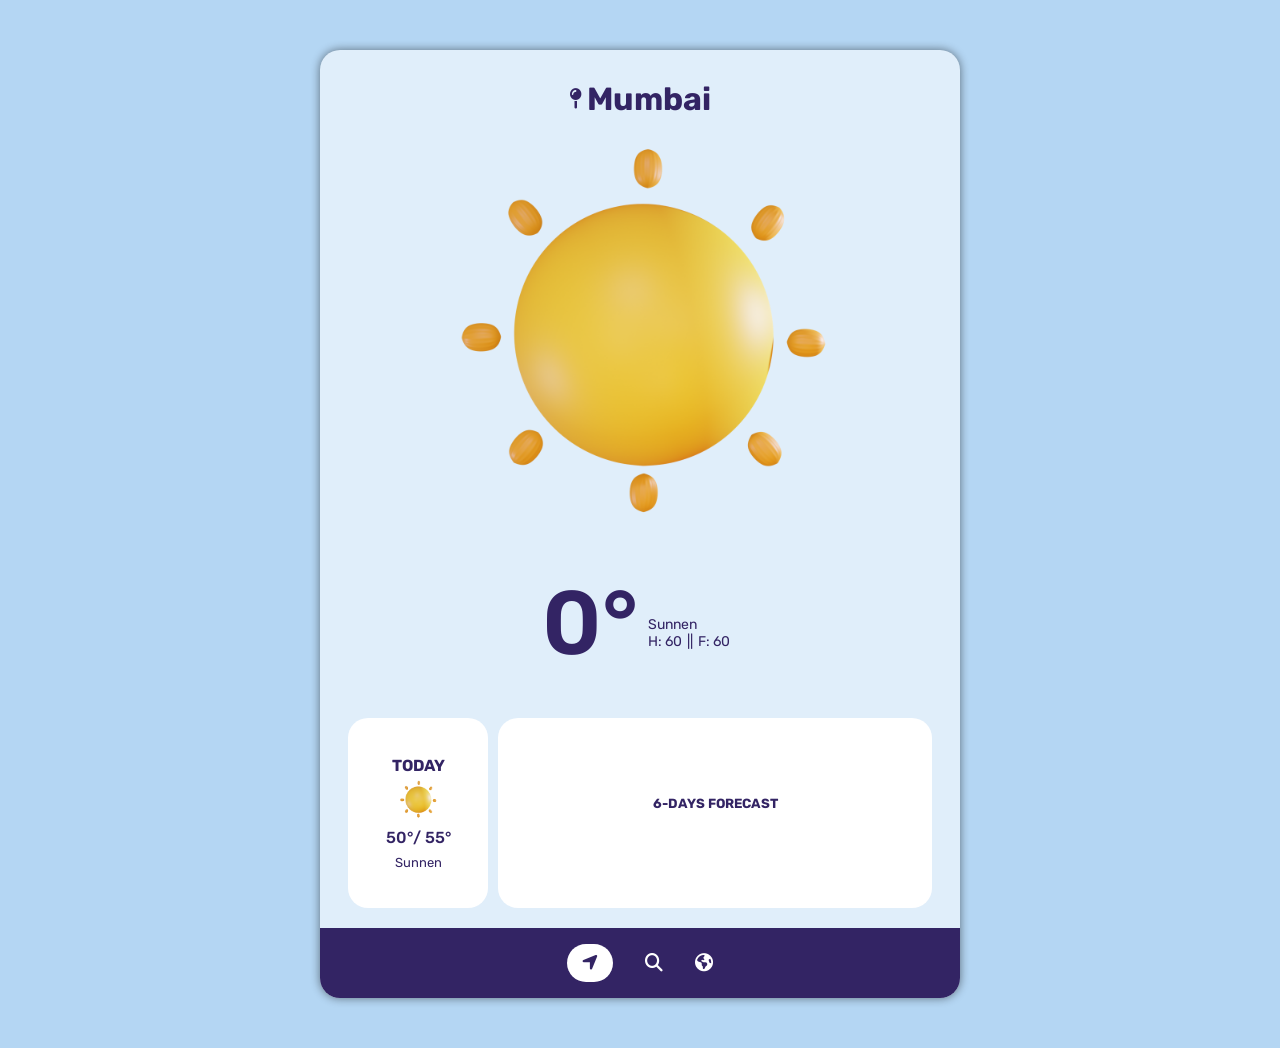
<file: index.html>
<!DOCTYPE html>
<html lang="en">
  <head>
    <meta charset="UTF-8" />
    <meta name="viewport" content="width=device-width, initial-scale=1.0" />
    <!-- links -->
    <link rel="icon" type="png" href="img/icon.png" />
    <link
      rel="stylesheet"
      href="https://cdnjs.cloudflare.com/ajax/libs/font-awesome/6.4.0/css/all.min.css"
    />
    <link rel="stylesheet" href="css/style.css" />
    <!-- Title -->
    <title>Weather App</title>
  </head>

  <body>
    <!-- main section -->
    <div id="screen">
      <!-- city name -->
      <div class="city-name">
          <i class="fa-solid fa-map-pin"></i>
          <h1 id="city-name">Mumbai</h1>
        </div>
        <!-- weather icon -->
        <div class="weather-icon-css">
          <img class="weather-icon" src="img/sun.png" />
        </div>
        <!-- weather details -->
        <div class="weather-description">
          <div class="show-metric" id="metric">0°</div>
          <div class="weather-details">
            <div class="weather-main" id="weather-main">Sunnen</div>
            <div class="h-f">
              <div class="show-humidity">H: <span id="humidity">60</span></div>
              ||
              <div class="show-humidity">
                F: <span id="feels-like">60</span>
              </div>
            </div>
          </div>
        </div>
        <!-- Today-forecast -->
        <div class="forcasts-box">
          <div class="today-forecast">
            <h4>TODAY</h4>
            <div class="weather-icon-today">
              <img class="weather-icons" src="img/sun.png" />
            </div>
            <div class="temp-today">
              <span id="temp-min-today">50°</span><span>/ </span
              ><span id="temp-max-today">55°</span>
            </div>
            <div class="weather-main-today" id="weather-main">Sunnen</div>
          </div>

          <!-- 5day Forecast -->
          <div class="future-forecast">
            <h5>6-DAYS FORECAST</h5>
            <div id="future-forecast-box"></div>
          </div>
        </div>
        <!-- nav section -->
        <nav>
          <ul>
            <li>
              <a class="active" href="index.html"
                ><i class="fa-solid fa-location-arrow"></i
              ></a>
            </li>
            <li>
              <a href="search.html"
                ><i class="fa-solid fa-magnifying-glass"></i
              ></a>
            </li>
            <li>
              <a href="world.html"><i class="fa-solid fa-earth-americas"></i></a>
            </li>
          </ul>
        </nav>
      </div>
      <!-- script -->
    <script src="js/main.js"></script>
  </body>
  </html>
</file>
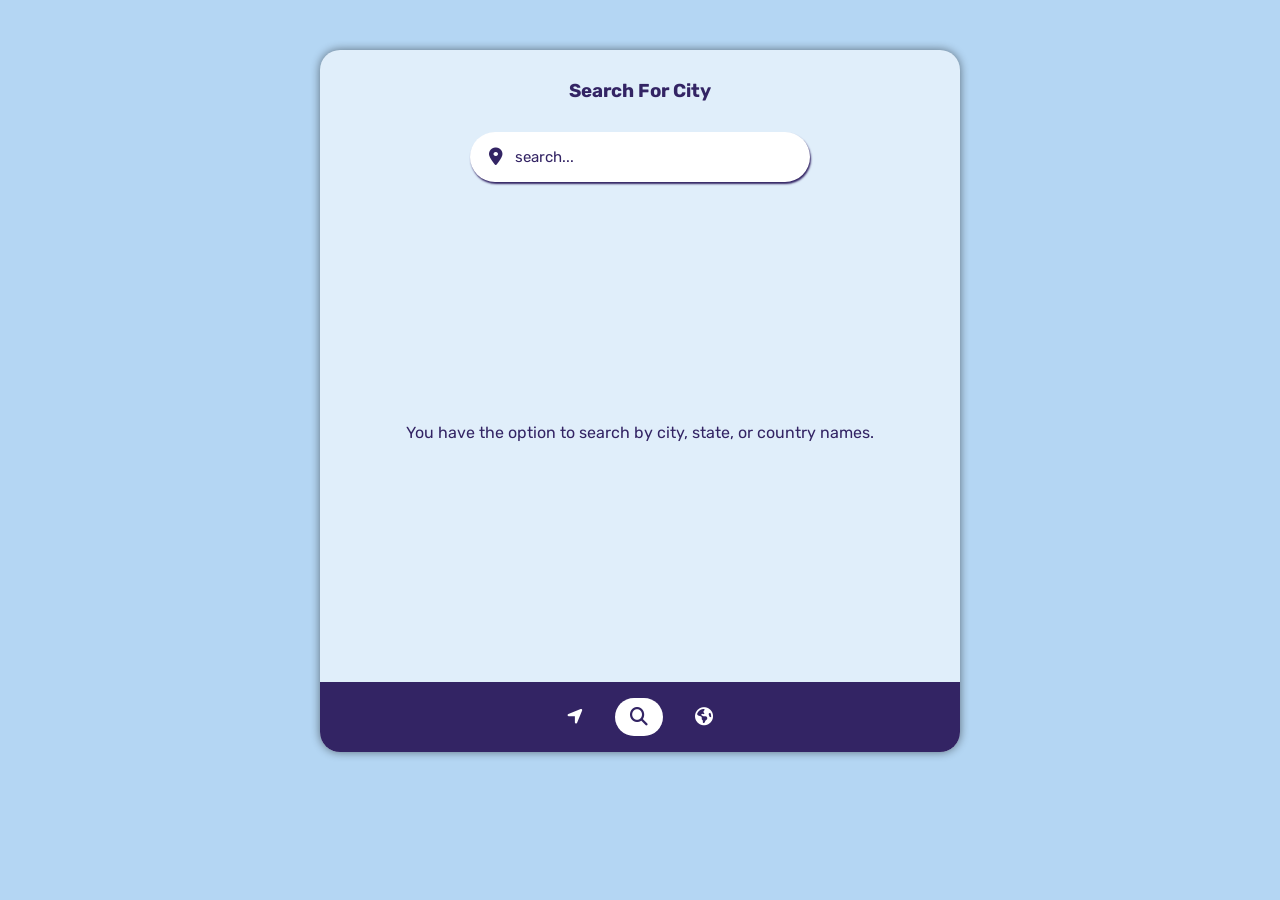
<file: search.html>
<!DOCTYPE html>
<html lang="en">

<head>
  <meta charset="UTF-8">
  <meta name="viewport" content="width=device-width, initial-scale=1.0">
  <!-- links -->
  <link rel="icon" type="png" href="img/icon.png" />
  <link rel="stylesheet" href="https://cdnjs.cloudflare.com/ajax/libs/font-awesome/6.4.0/css/all.min.css" />
  <link rel="stylesheet" href="css/search.css" />
  <!-- Title -->
  <title>Document</title>
</head>

<body>
  <div id="screen">
    <!-- main section -->
    <h3>Search For City</h3>
    <!-- search -->
    <div class="search">
      <div class="search-icon"><i class="fa-solid fa-location-dot"></i></div>
      <input class="searchinput" type="text" placeholder="search...">
    </div>
    <!-- message -->
    <div class="message">
      <p>You have the option to search by city, state, or country names.</p>
    </div>
    <!-- error message -->
    <div class="error-message">
      <p>One of the specified locations (city, state, or country) was not found. Please try again</p>
    </div>
    <!-- weather -->
    <div class="return">
      <div class="box">
        <div class="weather-box">
          <div class="name">
            <div class="city-name">Landon</div>
            <div class="weather-temp">20°</div>
          </div>
          <div class="weather-icon"><img class="weather-img" src="img/haze.png" alt=""></div>
        </div>
        <!-- 1 -->
        <div class="weather-desc">
          <div class="desc-box">
            <div class="desc-icon"><i class="fa-solid fa-wind"></i></div>
            <div class="desc-name">Wind</div>
            <div class="desc-info wind">15 m/s</div>
          </div>

          <div class="desc-box">
            <div class="desc-icon"><i class="fa-solid fa-temperature-full"></i></div>
            <div class="desc-name">Pressure</div>
            <div class="desc-info pressure">15 mbar</div>
          </div>

          <div class="desc-box">
            <div class="desc-icon"><i class="fa-solid fa-droplet"></i></div>
            <div class="desc-name">Humidity</div>
            <div class="desc-info humidity">50%</div>
          </div>
        </div>
        <!-- 2 -->
        <div class="weather-desc">
          <div class="desc-box">
            <div class="desc-icon"><i class="fa-solid fa-sun"></i></div>
            <div class="desc-name">Sun Rise</div>
            <div class="desc-info sunrise">12:00:00</div>
          </div>

          <div class="desc-box">
            <div class="desc-icon"><i class="fa-solid fa-cloud-sun"></i></div>
            <div class="desc-name">Sun Set</div>
            <div class="desc-info sunset">12:00:00</div>
          </div>

        </div>
      </div>
    </div>
    <!-- nav section -->
    <nav>
      <ul>
        <li><a href="index.html"><i class="fa-solid fa-location-arrow"></i></a></li>
        <li><a class="active" href="search.html"><i class="fa-solid fa-magnifying-glass"></i></a></li>
        <li><a href="world.html"><i class="fa-solid fa-earth-americas"></i></a></li>
      </ul>
    </nav>
  </div>
  <!-- main.js -->
  <script src="js/search.js"></script>
</body>

</html>
</file>
<file: css/style.css>
@import url("https://fonts.googleapis.com/css2?family=Rubik:ital,wght@0,300..900;1,300..900&display=swap");
* {
  padding: 0;
  margin: 0;
  box-sizing: border-box;
  list-style: none;
  font-family: "Rubik", sans-serif;
}
:root {
  --font-color-main: #332464;
  --white-color: #fff;
}
body {
  background-color: #B4D6F3;
}

#screen {
  background-color: #E0EEFA;
  width: 100%;
  height: 100%;
}
nav {
  width: 100%;
  display: flex;
  justify-content: center;
  align-items: center;
  height: 70px;
  background-color: var(--font-color-main);
}
nav ul {
  display: flex;
  gap: 2pc;
}
nav ul li a {
  color: var(--white-color);
  font-size: 18px;
}
.active {
  background-color: var(--white-color);
  color: var(--font-color-main);
  border-radius: 100px;
  padding: 8px 15px;
}
/*  */
.city-name {
  color: var(--font-color-main);
  display: flex;
  justify-content: center;
  align-items: center;
  padding-top: 30px;
  gap: 5px;
}
.city-name i {
  font-size: 20px;
}
.weather-icon-css {
  display: flex;
  justify-content: center;
  align-items: center;
  width: 100%;
  height: 350px;
  margin-top: 10px;
}

.weather-icon-css img {
  width: 80%;
  animation: float 3s ease-in-out infinite;
}

@keyframes float {
  0%, 100% { transform: translateY(0); }
  50% { transform: translateY(-10px); }
}
.weather-description {
  height: 150px;
  margin-top: 20px;
  display: flex;
  align-items: center;
  color: var(--font-color-main);
}
.show-metric {
  padding-left: 30px;
  font-size: 90px;
  font-weight: 550;
}
.weather-details {
  font-size: 14px;
  margin: 50px 20px 30px 10px;
  width: 100px;
  display: flex;
  flex-direction: column;
}
.weather-details .h-f {
  display: flex;
  gap: 5px;
}
.forcasts-box {
  display: flex;
  justify-content: center;
  align-items: center;
  padding: 20px 10px;
  color: var(--font-color-main);
}
.today-forecast {
  width: 110px;
  height: 190px;
  border-radius: 20px;
  display: flex;
  gap: 5px;
  flex-direction: column;
  justify-content: center;
  align-items: center;
  background-color: var(--white-color);
}
.weather-icon-today img {
  width: 40px;
}
.temp-today {
  font-weight: 500;
}
.weather-main-today {
  padding: 3px 0 0 0;
  font-size: 13px;
  text-align: center;
}
.future-forecast {
  width: 70%;
  height: 190px;
  display: flex;
  justify-content: center;
  align-items: center;
  flex-direction: column;
  margin-left: 10px;
  border-radius: 20px;
  background-color: var(--white-color);
}
#future-forecast-box {
  display: grid;
  grid-auto-flow: column;
  overflow-y: auto;
  gap: 10px;
  width: 95%;
  padding: 10px 12px;
  overscroll-behavior-x: contain;
}
.weather-forecast-box {
  width: 70px;
  height: 110px;
  border-radius: 15px;
  display: flex;
  text-align: center;
  flex-direction: column;
  justify-content: center;
  align-items: center;
  gap: 2px;
  flex-shrink: 0;
  align-items: center;
  border: 1px solid var(--font-color-main);
  transition: all 0.3s ease-in-out;
}
.weather-forecast-box:hover {
  transform: translateY(-5px);
}
.day-weather {
  font-size: 15px;
}
.weather-icon-forecast img {
  width: 30px;
}
.temp-weather {
  font-size: 12px;
}
.weather-main-forecast {
  font-size: 12px;
}

@media screen and (min-width: 430px) {
  #screen {
    max-width: 50%;
    min-width: 450px;
    height: 100%;
    margin: 50px auto;
    border-radius: 20px;
    box-shadow: 0 0 10px rgba(0, 0, 0, 0.494);
  }
  nav{
    border-radius: 0 0 20px 20px;
  }
  .city-name{
    margin-top: 20px;
  }
  .weather-icon-css {
    width: 100%;
    height: 350px;
    margin-top: 40px;
  }
  .weather-icon-css img {
    width: 25rem;
  }
  .weather-description {
   display: flex;
    align-items: center;
    justify-content: center;
    margin-top: 40px;
  }
  .today-forecast{
    width: 140px;
  }
  .forcasts-box{
    justify-content: center;
    align-items: center;
  }
  .future-forecast{
    display: flex;
    justify-content: center;
    align-items: center;
    flex-direction: column;
  }
  .future-forecast {
    width: 60%;
    min-width: 70%;
  }
  .weather-forecast-box{
    width: 100px;
    min-width: 80px;
    height: 120px;
    border-radius: 20px;
    gap: 2px;
    border: 1px solid var(--font-color-main);
  }
}
</file>
<file: css/search.css>
@import url("https://fonts.googleapis.com/css2?family=Rubik:ital,wght@0,300..900;1,300..900&display=swap");
* {
  padding: 0;
  margin: 0;
  box-sizing: border-box;
  list-style: none;
  font-family: "Rubik", sans-serif;
}
:root {
  --font-color-main: #332464;
  --white-color: #fff;
}
body {
  background-color: #B4D6F3;
}

#screen {
  background-color: #E0EEFA;
  width: 100%;
  height: 100vh;
  position: relative; 
}
nav {
  position: fixed;
  bottom: 0;
  left: 50%;
  transform: translateX(-50%);
  width: 100%;
  display: flex;
  justify-content: center;
  align-items: center;
  height: 70px;
  background-color: var(--font-color-main);
  z-index: 100;
}
nav ul {
  display: flex;
  gap: 2pc;
}
nav ul li a {
  color: var(--white-color);
  font-size: 18px;
}
.active {
  background-color: var(--white-color);
  color: var(--font-color-main);
  border-radius: 100px;
  padding: 8px 15px;
}
/*  */
h3 {
  color: var(--font-color-main);
  text-align: center;
  padding: 30px 0;
}
.search {
  width: 340px;
  height: 50px;
  margin-left: auto;
  margin-right: auto;
  border-radius: 40px;
  display: flex;
  justify-content: center;
  align-items: center;
  box-shadow: 1px 2px 2px var(--font-color-main);
  background-color: var(--white-color);
}
.search-icon {
  width: 18px;
  height: 50px;
  display: flex;
  border-radius: 20px;
  justify-content: center;
  align-items: center;
}
.search-icon i {
  font-size: 18px;
  color: var(--font-color-main);
}
.search input {
  width: 85%;
  padding: 10px;
  font-size: 15px;
  color: var(--font-color-main);
  border: none;
  outline: none;
}
.search input::placeholder {
  color: var(--font-color-main);
}
/*  */
.error-message {
  display: none;
}
.error-message p {
  width: 100%;
  height: 500px;
  display: flex;
  justify-content: center;
  align-items: center;
  color: var(--font-color-main);
  text-align: center;
  padding: 40px;
}
/*  */
.message {
  display: block;
}
.message p {
  width: 100%;
  height: 500px;
  display: flex;
  justify-content: center;
  align-items: center;
  color: var(--font-color-main);
  text-align: center;
  padding: 50px;
}
/*  */
.return {
  display: none;
}
.box {
  max-width: 400px;
  height: auto;
  display: grid;
  place-content: center;
  margin: 50px auto;
}
.weather-box {
  height: 200px;
  max-width: 350px;
  border-radius: 40px;
  margin-top: 10px;
  display: flex;
  justify-content: center;
  align-items: center;
  background-color: var(--font-color-main);
}
.name {
  padding-left: 40px;
  width: 220px;
  display: flex;
  flex-direction: column;
  gap: 5px;
  color: var(--white-color);
  height: auto;
}
.city-name {
  font-size: 20px;
}
.weather-temp {
  font-size: 60px;
}
.weather-icon {
  padding: 0 20px;
  width: 250px;
  height: 250px;
  display: flex;
  align-items: center;
  justify-content: center;
}
.weather-icon img {
  width: 100%;
}
/*  */
.weather-desc {
  display: flex;
  justify-content: center;
  column-gap: 10px;
}
.desc-box {
  width: 100px;
  display: grid;
  padding: 15px;
  gap: 5px;
  height: 110px;
  margin-top: 10px;
  border-radius: 20px;
  justify-content: start;
  align-items: center;
  color: var(--white-color);
  background-color: var(--font-color-main);
}

@media screen and (min-width: 430px) {
  #screen {
    max-width: 50%;
    min-width: 450px;
    height: 100%;
    margin: 50px auto;
    border-radius: 20px;
    box-shadow: 0 0 10px rgba(0, 0, 0, 0.494);
    margin-bottom: 120px; /* Add space for fixed nav */
  }
  nav {
    border-radius: 20px;
    border-radius: 0 0 20px 20px;
    width: 100%;
    bottom: 0;
    position: relative;
  }
  .box{
    max-width: 500px;
  }
  .weather-box {
    max-width: 400px;
    height: 200px;
  }
  .desc-box{
    width: 120px;
    height: 120px;
  } 
}
</file>
